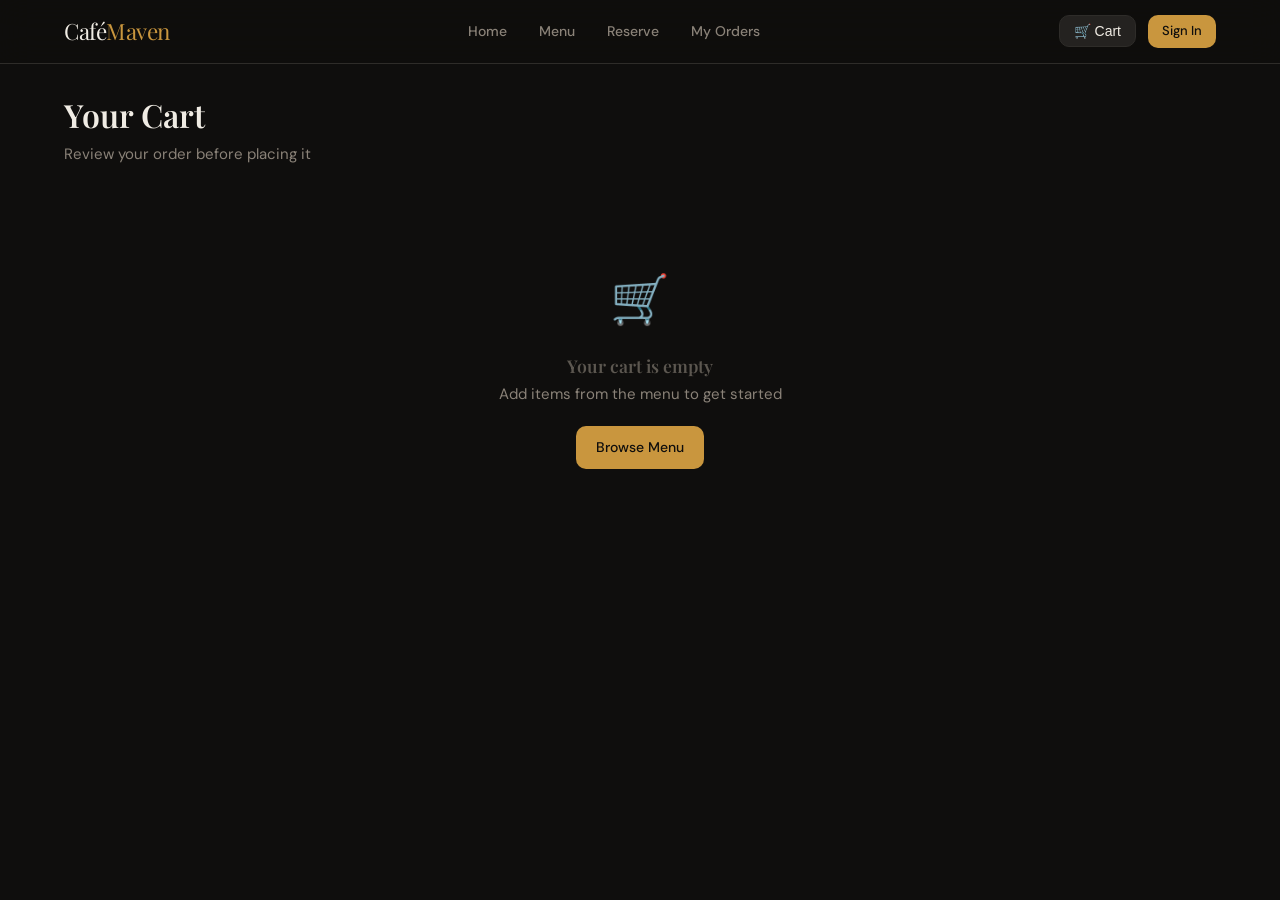
<file: frontend/pages/cart.html>
<!DOCTYPE html>
<html lang="en">
<head>
  <meta charset="UTF-8" /><meta name="viewport" content="width=device-width, initial-scale=1.0" />
  <title>Cart — CaféMaven</title>
  <link rel="stylesheet" href="../styles/base.css" />
  <link rel="stylesheet" href="../styles/navbar.css" />
  <link rel="stylesheet" href="../styles/cart.css" />
</head>
<body>
  <div id="toast-container"></div>
  <nav class="navbar">
    <div class="navbar-inner">
      <a href="index.html" class="navbar-brand">Café<span>Maven</span></a>
      <div class="navbar-links">
        <a href="index.html" class="nav-link">Home</a>
        <a href="menu.html" class="nav-link">Menu</a>
        <a href="booking.html" class="nav-link">Reserve</a>
        <a href="orders.html" class="nav-link">My Orders</a>
      </div>
      <div class="navbar-right">
        <button class="cart-btn" onclick="window.location.href='cart.html'">🛒 Cart <span id="cart-badge"></span></button>
        <div id="nav-user-area"></div>
      </div>
    </div>
  </nav>

  <div class="page-content container">
    <h1 class="page-title">Your Cart</h1>
    <p class="page-subtitle">Review your order before placing it</p>
    <div id="cart-content"></div>
  </div>

  <script src="../scripts/api.js"></script>
  <script src="../scripts/auth.js"></script>
  <script src="../scripts/utils.js"></script>
  <script>
    initNavbar();

    function render() {
      const cart = CartStore.get();
      const content = document.getElementById('cart-content');

      if (!cart.length) {
        content.innerHTML = `
          <div class="empty-state">
            <div style="font-size:3rem;margin-bottom:16px">🛒</div>
            <h3>Your cart is empty</h3>
            <p style="margin-top:6px;margin-bottom:20px">Add items from the menu to get started</p>
            <a href="menu.html" class="btn btn-primary">Browse Menu</a>
          </div>`;
        return;
      }

      const itemsHtml = cart.map(item => `
        <div class="cart-item">
          <div class="cart-item-img">
            ${item.image_url ? `<img src="${item.image_url}" alt="${item.name}" />` : '🍽'}
          </div>
          <div class="cart-item-info">
            <div class="cart-item-name">${item.name}</div>
            <div class="cart-item-price">${formatCurrency(item.price)} each</div>
          </div>
          <div class="qty-control">
            <button class="qty-btn" onclick="changeQty(${item.id}, ${item.qty - 1})">−</button>
            <span class="qty-num">${item.qty}</span>
            <button class="qty-btn" onclick="changeQty(${item.id}, ${item.qty + 1})">+</button>
          </div>
          <div style="min-width:80px;text-align:right;font-weight:600">${formatCurrency(item.price * item.qty)}</div>
          <button class="btn btn-danger btn-sm" onclick="removeItem(${item.id})">✕</button>
        </div>
      `).join('');

      content.innerHTML = `
        <div class="cart-layout">
          <div class="card">
            <h3 style="margin-bottom:16px">Items (${CartStore.count()})</h3>
            ${itemsHtml}
          </div>
          <div class="card" style="position:sticky;top:calc(var(--nav-h)+16px)">
            <h3 style="margin-bottom:16px">Order Summary</h3>
            <div class="cart-summary-row"><span>Subtotal</span><span>${formatCurrency(CartStore.total())}</span></div>
            <div class="cart-summary-row"><span>Tax (5%)</span><span>${formatCurrency(CartStore.total() * 0.05)}</span></div>
            <div class="cart-summary-row total"><span>Total</span><span>${formatCurrency(CartStore.total() * 1.05)}</span></div>

            <div class="form-group" style="margin-top:20px">
              <label class="form-label" style="font-size:13px">🪑 Table Number <span style="color:var(--text-muted);font-size:11px">(1–20, required)</span></label>
              <input id="table-number" type="number" class="form-input" min="1" max="20" placeholder="Enter your table number" style="margin-top:6px" />
            </div>

            <button class="btn btn-primary btn-full" style="margin-top:12px" id="checkout-btn" onclick="checkout()">Place Order</button>
            <button class="btn btn-secondary btn-full" style="margin-top:8px" onclick="CartStore.clear();render()">Clear Cart</button>
          </div>
        </div>`;
    }

    function changeQty(id, qty) { CartStore.updateQty(id, qty); render(); }
    function removeItem(id) { CartStore.remove(id); render(); }

    async function checkout() {
      if (!isLoggedIn()) {
        showToast('Please sign in to place an order', 'error');
        setTimeout(() => window.location.href = 'login.html', 1000);
        return;
      }

      const tableInput = document.getElementById('table-number');
      const tableNumber = parseInt(tableInput ? tableInput.value : '0');
      if (!tableNumber || tableNumber < 1 || tableNumber > 20) {
        showToast('Please enter a valid table number (1–20)', 'error');
        return;
      }

      const cart = CartStore.get();
      const btn = document.getElementById('checkout-btn');
      btn.disabled = true; btn.textContent = 'Placing order…';

      try {
        const items = cart.map(i => ({
          menu_item_id: i.id,
          name: i.name,
          quantity: i.qty,
          price: i.price
        }));

        await Orders.create(items, tableNumber);
        CartStore.clear();
        showToast(`Order placed for Table ${tableNumber}! 🎉`, 'success');
        setTimeout(() => window.location.href = 'orders.html', 1200);
      } catch (e) {
        showToast(e.message, 'error');
        btn.disabled = false; btn.textContent = 'Place Order';
      }
    }

    function initNavbar() {
      const user = JSON.parse(localStorage.getItem('user') || 'null');
      const area = document.getElementById('nav-user-area');
      if (user) {
        area.innerHTML = `<div class="user-pill"><span>${user.name.split(' ')[0]}</span><span class="user-role">${user.role}</span></div>`;
      } else {
        area.innerHTML = `<a href="login.html" class="btn btn-sm btn-primary">Sign In</a>`;
      }
      updateCartBadge();
    }

    render();
  </script>
</body>
</html>
</file>
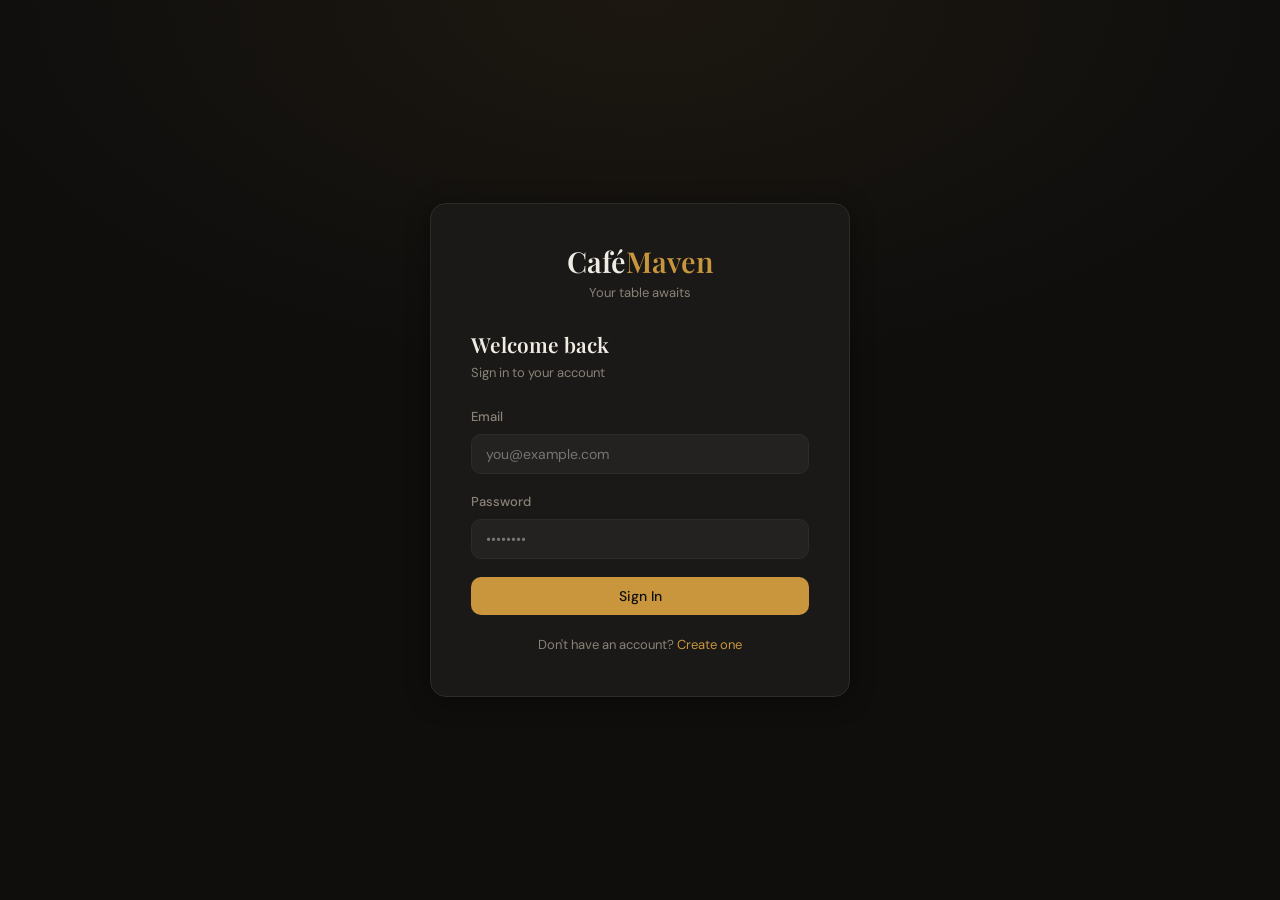
<file: frontend/pages/login.html>
<!DOCTYPE html>
<html lang="en">
<head>
  <meta charset="UTF-8" /><meta name="viewport" content="width=device-width, initial-scale=1.0" />
  <title>Sign In — CaféMaven</title>
  <link rel="stylesheet" href="../styles/base.css" />
  <link rel="stylesheet" href="../styles/auth.css" />
</head>
<body>
  <div id="toast-container"></div>
  <div class="auth-page">
    <div class="auth-card">
      <div class="auth-logo">
        <h1>Café<span>Maven</span></h1>
        <p>Your table awaits</p>
      </div>
      <h2 class="auth-title">Welcome back</h2>
      <p class="auth-subtitle">Sign in to your account</p>

      <div class="form-group">
        <label class="form-label">Email</label>
        <input id="email" type="email" class="form-input" placeholder="you@example.com" />
      </div>
      <div class="form-group">
        <label class="form-label">Password</label>
        <input id="password" type="password" class="form-input" placeholder="••••••••" />
      </div>
      <button class="btn btn-primary btn-full" id="login-btn" onclick="doLogin()">Sign In</button>

      <div class="auth-switch">
        Don't have an account? <a href="register.html">Create one</a>
      </div>
    </div>
  </div>

  <script src="../scripts/api.js"></script>
  <script src="../scripts/auth.js"></script>
  <script src="../scripts/utils.js"></script>
  <script>
    redirectIfLoggedIn();

    async function doLogin() {
      const email = document.getElementById('email').value.trim();
      const password = document.getElementById('password').value;
      const btn = document.getElementById('login-btn');
      if (!email || !password) return showToast('Please fill in all fields', 'error');
      btn.disabled = true; btn.textContent = 'Signing in…';
      try {
        const data = await Auth.login(email, password);
        saveSession(data.token, data.user);
        showToast(`Welcome back, ${data.user.name.split(' ')[0]}!`, 'success');
        setTimeout(() => {
          window.location.href = '/pages/index.html';
        }, 800);
      } catch (e) {
        showToast(e.message, 'error');
        btn.disabled = false; btn.textContent = 'Sign In';
      }
    }

    document.addEventListener('keydown', e => { if (e.key === 'Enter') doLogin(); });
  </script>
</body>
</html>
</file>
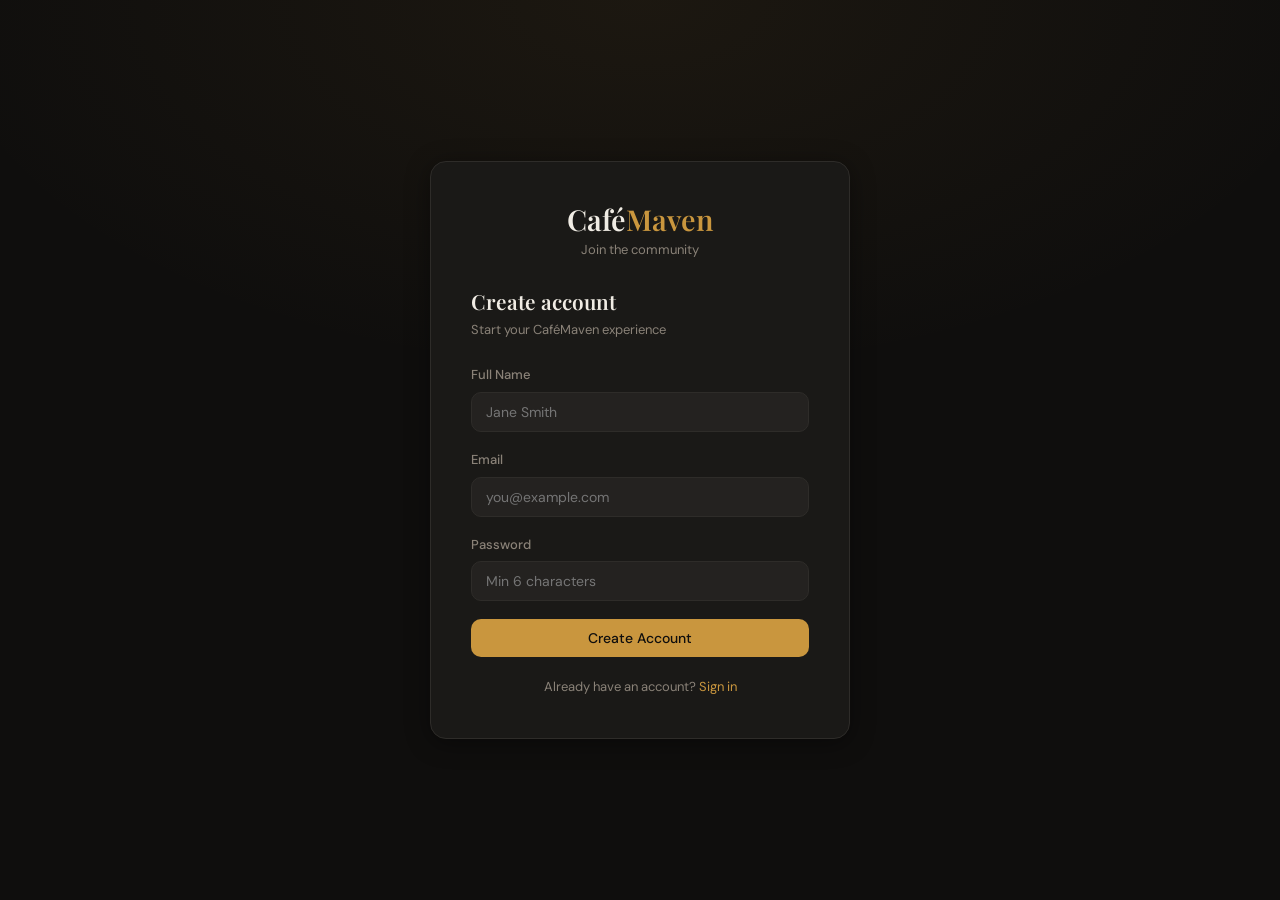
<file: frontend/pages/register.html>
<!DOCTYPE html>
<html lang="en">
<head>
  <meta charset="UTF-8" /><meta name="viewport" content="width=device-width, initial-scale=1.0" />
  <title>Register — CaféMaven</title>
  <link rel="stylesheet" href="../styles/base.css" />
  <link rel="stylesheet" href="../styles/auth.css" />
</head>
<body>
  <div id="toast-container"></div>
  <div class="auth-page">
    <div class="auth-card">
      <div class="auth-logo">
        <h1>Café<span>Maven</span></h1>
        <p>Join the community</p>
      </div>
      <h2 class="auth-title">Create account</h2>
      <p class="auth-subtitle">Start your CaféMaven experience</p>

      <div class="form-group">
        <label class="form-label">Full Name</label>
        <input id="name" type="text" class="form-input" placeholder="Jane Smith" />
      </div>
      <div class="form-group">
        <label class="form-label">Email</label>
        <input id="email" type="text" class="form-input" placeholder="you@example.com" />
        <!-- type="text" intentionally — we validate manually for better error messages -->
      </div>
      <div class="form-group">
        <label class="form-label">Password</label>
        <input id="password" type="password" class="form-input" placeholder="Min 6 characters" />
      </div>
      <button class="btn btn-primary btn-full" id="reg-btn" onclick="doRegister()">Create Account</button>

      <div class="auth-switch">
        Already have an account? <a href="login.html">Sign in</a>
      </div>
    </div>
  </div>

  <script src="../scripts/api.js"></script>
  <script src="../scripts/auth.js"></script>
  <script src="../scripts/utils.js"></script>
  <script>
    redirectIfLoggedIn();

    function isValidEmail(email) {
      // Strict check: must have text @ text . text, no spaces
      return /^[^\s@]+@[^\s@]+\.[^\s@]{2,}$/.test(email);
    }

    async function doRegister() {
      const name     = document.getElementById('name').value.trim();
      const email    = document.getElementById('email').value.trim();
      const password = document.getElementById('password').value;
      const btn      = document.getElementById('reg-btn');

      // ── Validation ──────────────────────────────────────
      if (!name) return showToast('Please enter your full name', 'error');
      if (!email) return showToast('Please enter your email', 'error');
      if (!isValidEmail(email)) return showToast('Enter a valid email like you@example.com', 'error');
      if (!password) return showToast('Please enter a password', 'error');
      if (password.length < 6) return showToast('Password must be at least 6 characters', 'error');

      // ── Submit ───────────────────────────────────────────
      btn.disabled = true;
      btn.textContent = 'Creating…';
      try {
        await Auth.register(name, email, password);
        showToast('Account created! Redirecting...', 'success');
        setTimeout(() => window.location.replace('login.html'), 1500);
      } catch (e) {
        showToast(e.message, 'error');
        btn.disabled = false;
        btn.textContent = 'Create Account';
      }
    }
  </script>
</body>
</html>
</file>
<file: frontend/styles/base.css>
@import url('https://fonts.googleapis.com/css2?family=Playfair+Display:wght@600;700&family=DM+Sans:wght@300;400;500;600&display=swap');

:root {
  --bg: #0f0e0d;
  --surface: #1a1917;
  --surface2: #242220;
  --border: #2e2c29;
  --accent: #c9963e;
  --accent-light: #e0b96b;
  --accent-dim: rgba(201, 150, 62, 0.12);
  --text: #f0ece4;
  --text-muted: #8a8278;
  --text-dim: #5c5750;
  --danger: #e05555;
  --success: #4caf81;
  --info: #5b9bd5;
  --radius: 10px;
  --radius-lg: 16px;
  --shadow: 0 4px 24px rgba(0,0,0,0.4);
  --font-display: 'Playfair Display', serif;
  --font-body: 'DM Sans', sans-serif;
  --nav-h: 64px;
}

*, *::before, *::after { box-sizing: border-box; margin: 0; padding: 0; }

html { scroll-behavior: smooth; }

body {
  font-family: var(--font-body);
  background: var(--bg);
  color: var(--text);
  min-height: 100vh;
  font-size: 15px;
  line-height: 1.6;
}

a { color: var(--accent); text-decoration: none; }
a:hover { color: var(--accent-light); }

img { max-width: 100%; display: block; }

h1, h2, h3 { font-family: var(--font-display); font-weight: 600; line-height: 1.2; }

/* ── Layout ─────────────────────── */
.container { max-width: 1200px; margin: 0 auto; padding: 0 24px; }
.page-content { padding-top: calc(var(--nav-h) + 32px); padding-bottom: 64px; }
.page-title {
  font-size: 2rem;
  color: var(--text);
  margin-bottom: 8px;
}
.page-subtitle {
  color: var(--text-muted);
  margin-bottom: 32px;
}

/* ── Card ───────────────────────── */
.card {
  background: var(--surface);
  border: 1px solid var(--border);
  border-radius: var(--radius-lg);
  padding: 24px;
}

/* ── Buttons ────────────────────── */
.btn {
  display: inline-flex; align-items: center; justify-content: center;
  gap: 8px; padding: 10px 20px; border-radius: var(--radius);
  font-family: var(--font-body); font-size: 14px; font-weight: 500;
  cursor: pointer; border: none; transition: all 0.18s ease;
  white-space: nowrap;
}
.btn-primary { background: var(--accent); color: #0f0e0d; }
.btn-primary:hover { background: var(--accent-light); transform: translateY(-1px); }
.btn-secondary { background: var(--surface2); color: var(--text); border: 1px solid var(--border); }
.btn-secondary:hover { border-color: var(--accent); color: var(--accent); }
.btn-danger { background: rgba(224,85,85,0.12); color: var(--danger); border: 1px solid rgba(224,85,85,0.3); }
.btn-danger:hover { background: rgba(224,85,85,0.2); }
.btn-sm { padding: 6px 14px; font-size: 13px; }
.btn-full { width: 100%; }
.btn:disabled { opacity: 0.5; cursor: not-allowed; transform: none; }

/* ── Form ───────────────────────── */
.form-group { margin-bottom: 18px; }
.form-label { display: block; font-size: 13px; color: var(--text-muted); margin-bottom: 6px; font-weight: 500; }
.form-input, .form-select, .form-textarea {
  width: 100%;
  background: var(--surface2);
  border: 1px solid var(--border);
  border-radius: var(--radius);
  color: var(--text);
  font-family: var(--font-body);
  font-size: 14px;
  padding: 10px 14px;
  transition: border-color 0.15s;
  outline: none;
}
.form-input:focus, .form-select:focus, .form-textarea:focus {
  border-color: var(--accent);
  box-shadow: 0 0 0 3px var(--accent-dim);
}
.form-select option { background: var(--surface2); }
.form-textarea { resize: vertical; min-height: 80px; }

/* ── Table ──────────────────────── */
.table-wrap { overflow-x: auto; border-radius: var(--radius-lg); border: 1px solid var(--border); }
table { width: 100%; border-collapse: collapse; }
th { background: var(--surface2); color: var(--text-muted); font-size: 12px; font-weight: 600;
     text-transform: uppercase; letter-spacing: 0.05em; padding: 12px 16px; text-align: left; }
td { padding: 14px 16px; border-top: 1px solid var(--border); font-size: 14px; }
tr:hover td { background: rgba(255,255,255,0.02); }

/* ── Status Badge ───────────────── */
.status-badge {
  display: inline-block;
  padding: 3px 10px;
  border-radius: 20px;
  font-size: 12px;
  font-weight: 600;
  text-transform: capitalize;
}

/* ── Toast ──────────────────────── */
#toast-container {
  position: fixed; bottom: 24px; right: 24px;
  display: flex; flex-direction: column; gap: 10px;
  z-index: 9999;
}
.toast {
  background: var(--surface2); border: 1px solid var(--border);
  color: var(--text); padding: 12px 20px; border-radius: var(--radius);
  font-size: 14px; box-shadow: var(--shadow);
  opacity: 0; transform: translateY(8px) scale(0.97);
  transition: all 0.25s ease; max-width: 320px;
}
.toast.show { opacity: 1; transform: none; }
.toast-success { border-left: 3px solid var(--success); }
.toast-error   { border-left: 3px solid var(--danger); }
.toast-info    { border-left: 3px solid var(--info); }

/* ── Empty State ────────────────── */
.empty-state {
  text-align: center; padding: 64px 24px;
  color: var(--text-muted);
}
.empty-state svg { margin: 0 auto 16px; opacity: 0.4; }
.empty-state h3 { font-size: 1.1rem; margin-bottom: 6px; color: var(--text-dim); }

/* ── Grid ───────────────────────── */
.grid-2 { display: grid; grid-template-columns: repeat(auto-fill, minmax(280px, 1fr)); gap: 20px; }
.grid-3 { display: grid; grid-template-columns: repeat(auto-fill, minmax(240px, 1fr)); gap: 20px; }
.grid-4 { display: grid; grid-template-columns: repeat(auto-fill, minmax(200px, 1fr)); gap: 16px; }

/* ── Loading ────────────────────── */
.spinner {
  width: 36px; height: 36px;
  border: 3px solid var(--border);
  border-top-color: var(--accent);
  border-radius: 50%;
  animation: spin 0.7s linear infinite;
  margin: 48px auto;
}
@keyframes spin { to { transform: rotate(360deg); } }

/* ── Modal ──────────────────────── */
.modal-overlay {
  display: none; position: fixed; inset: 0;
  background: rgba(0,0,0,0.7); z-index: 1000;
  align-items: center; justify-content: center;
}
.modal-overlay.open { display: flex; }
.modal {
  background: var(--surface); border: 1px solid var(--border);
  border-radius: var(--radius-lg); padding: 28px; width: 100%;
  max-width: 460px; box-shadow: var(--shadow); animation: pop-in 0.2s ease;
}
.modal-header { display: flex; justify-content: space-between; align-items: center; margin-bottom: 20px; }
.modal-title { font-size: 1.2rem; font-family: var(--font-display); }
.modal-close { background: none; border: none; color: var(--text-muted); cursor: pointer; font-size: 20px; padding: 4px; }
.modal-close:hover { color: var(--text); }
@keyframes pop-in { from { transform: scale(0.96); opacity: 0; } to { transform: scale(1); opacity: 1; } }

/* ── Custom Café Theme for Flatpickr ───────────────── */
.flatpickr-calendar {
  background: var(--surface) !important;
  border: 1px solid var(--border) !important;
  box-shadow: var(--shadow) !important;
  font-family: var(--font-body) !important;
}

.flatpickr-months .flatpickr-month,
.flatpickr-current-month .flatpickr-monthHand,
.flatpickr-current-month .numInputWrapper span.arrowUp:after,
.flatpickr-current-month .numInputWrapper span.arrowDown:after {
  color: var(--accent) !important;
  fill: var(--accent) !important;
}
.flatpickr-weekday {
  color: var(--text-muted) !important;
}

.flatpickr-day {
  color: var(--text) !important;
  border-radius: var(--radius) !important;
}

.flatpickr-day:hover, .flatpickr-day:focus {
  background: var(--surface2) !important;
  border-color: var(--accent) !important;
}

.flatpickr-day.selected, .flatpickr-day.startRange, .flatpickr-day.endRange, .flatpickr-day.selected.inRange, .flatpickr-day.startRange.inRange, .flatpickr-day.endRange.inRange, .flatpickr-day.selected:focus, .flatpickr-day.startRange:focus, .flatpickr-day.endRange:focus, .flatpickr-day.selected:hover, .flatpickr-day.startRange:hover, .flatpickr-day.endRange:hover, .flatpickr-day.selected.prevMonthDay, .flatpickr-day.startRange.prevMonthDay, .flatpickr-day.endRange.prevMonthDay, .flatpickr-day.selected.nextMonthDay, .flatpickr-day.startRange.nextMonthDay, .flatpickr-day.endRange.nextMonthDay {
  background: var(--accent) !important;
  border-color: var(--accent) !important;
  color: #0f0e0d !important;
  font-weight: 600;
}
.flatpickr-day.today {
  border-color: var(--accent-light) !important;
}
 
.flatpickr-day.flatpickr-disabled, .flatpickr-day.flatpickr-disabled:hover {
  color: var(--text-dim) !important;
}

.flatpickr-time {
  border-top: 1px solid var(--border) !important;
}

.flatpickr-time input, .flatpickr-time .flatpickr-am-pm {
  color: var(--text) !important;
}

.flatpickr-time input:hover, .flatpickr-time .flatpickr-am-pm:hover {
  background: var(--surface2) !important;
}
</file>
<file: frontend/styles/navbar.css>
.navbar {
  position: fixed; top: 0; left: 0; right: 0;
  height: var(--nav-h); background: rgba(15,14,13,0.92);
  backdrop-filter: blur(16px); -webkit-backdrop-filter: blur(16px);
  border-bottom: 1px solid var(--border);
  z-index: 500;
}
.navbar-inner {
  max-width: 1200px; margin: 0 auto; padding: 0 24px;
  height: 100%; display: flex; align-items: center; justify-content: space-between;
}
.navbar-brand {
  font-family: var(--font-display);
  font-size: 1.4rem;
  color: var(--text);
  letter-spacing: -0.02em;
}
.navbar-brand span { color: var(--accent); }
.navbar-links { display: flex; align-items: center; gap: 4px; }
.nav-link {
  padding: 6px 14px; border-radius: var(--radius);
  color: var(--text-muted); font-size: 14px; font-weight: 500;
  transition: all 0.15s;
}
.nav-link:hover, .nav-link.active { color: var(--text); background: var(--surface2); }
.navbar-right { display: flex; align-items: center; gap: 12px; }
.cart-btn {
  position: relative; background: var(--surface2); border: 1px solid var(--border);
  color: var(--text); padding: 7px 14px; border-radius: var(--radius);
  font-size: 14px; cursor: pointer; display: flex; align-items: center; gap: 6px;
  transition: all 0.15s;
}
.cart-btn:hover { border-color: var(--accent); color: var(--accent); }
#cart-badge {
  background: var(--accent); color: #0f0e0d;
  font-size: 11px; font-weight: 700;
  min-width: 18px; height: 18px; border-radius: 9px;
  display: none; align-items: center; justify-content: center;
  padding: 0 4px;
}
.user-pill {
  display: flex; align-items: center; gap: 8px;
  background: var(--surface2); border: 1px solid var(--border);
  border-radius: 20px; padding: 5px 14px; font-size: 13px;
}
.user-role { font-size: 11px; color: var(--accent); font-weight: 600; text-transform: uppercase; }
</file>
<file: frontend/styles/cart.css>
.cart-layout {
  display: grid;
  grid-template-columns: 1fr 320px;
  gap: 24px;
  align-items: start;
}
@media (max-width: 768px) {
  .cart-layout { grid-template-columns: 1fr; }
}
.cart-item {
  display: flex; align-items: center; gap: 16px;
  padding: 16px 0; border-bottom: 1px solid var(--border);
}
.cart-item:last-child { border-bottom: none; }
.cart-item-img {
  width: 64px; height: 64px; border-radius: var(--radius);
  background: var(--surface2); overflow: hidden; flex-shrink: 0;
  display: flex; align-items: center; justify-content: center; font-size: 1.5rem;
}
.cart-item-img img { width: 100%; height: 100%; object-fit: cover; }
.cart-item-info { flex: 1; }
.cart-item-name { font-weight: 600; margin-bottom: 2px; }
.cart-item-price { font-size: 13px; color: var(--text-muted); }
.qty-control { display: flex; align-items: center; gap: 10px; }
.qty-btn {
  width: 28px; height: 28px; border-radius: 6px;
  background: var(--surface2); border: 1px solid var(--border);
  color: var(--text); cursor: pointer; font-size: 16px;
  display: flex; align-items: center; justify-content: center;
  transition: all 0.12s;
}
.qty-btn:hover { border-color: var(--accent); color: var(--accent); }
.qty-num { font-weight: 600; min-width: 20px; text-align: center; }
.cart-summary-row {
  display: flex; justify-content: space-between;
  padding: 10px 0; border-bottom: 1px solid var(--border);
  font-size: 14px;
}
.cart-summary-row.total {
  font-size: 1.1rem; font-weight: 700;
  border-bottom: none; padding-top: 14px;
}
.cart-summary-row.total span:last-child { color: var(--accent); }
</file>
<file: frontend/styles/auth.css>
.auth-page {
  min-height: 100vh;
  display: flex; align-items: center; justify-content: center;
  padding: 24px;
  background: radial-gradient(ellipse 80% 60% at 50% 0%, rgba(201,150,62,0.07) 0%, transparent 70%);
}
.auth-card {
  width: 100%; max-width: 420px;
  background: var(--surface);
  border: 1px solid var(--border);
  border-radius: var(--radius-lg);
  padding: 40px;
  box-shadow: var(--shadow);
}
.auth-logo {
  text-align: center;
  margin-bottom: 28px;
}
.auth-logo h1 {
  font-size: 1.8rem;
  color: var(--text);
}
.auth-logo h1 span { color: var(--accent); }
.auth-logo p { color: var(--text-muted); font-size: 13px; margin-top: 4px; }
.auth-title { font-size: 1.3rem; margin-bottom: 6px; }
.auth-subtitle { color: var(--text-muted); font-size: 13px; margin-bottom: 24px; }
.auth-divider {
  text-align: center; margin: 20px 0;
  color: var(--text-dim); font-size: 13px; position: relative;
}
.auth-divider::before, .auth-divider::after {
  content: ''; position: absolute; top: 50%; width: 40%; height: 1px;
  background: var(--border);
}
.auth-divider::before { left: 0; }
.auth-divider::after { right: 0; }
.auth-switch { text-align: center; margin-top: 20px; font-size: 13px; color: var(--text-muted); }
</file>
